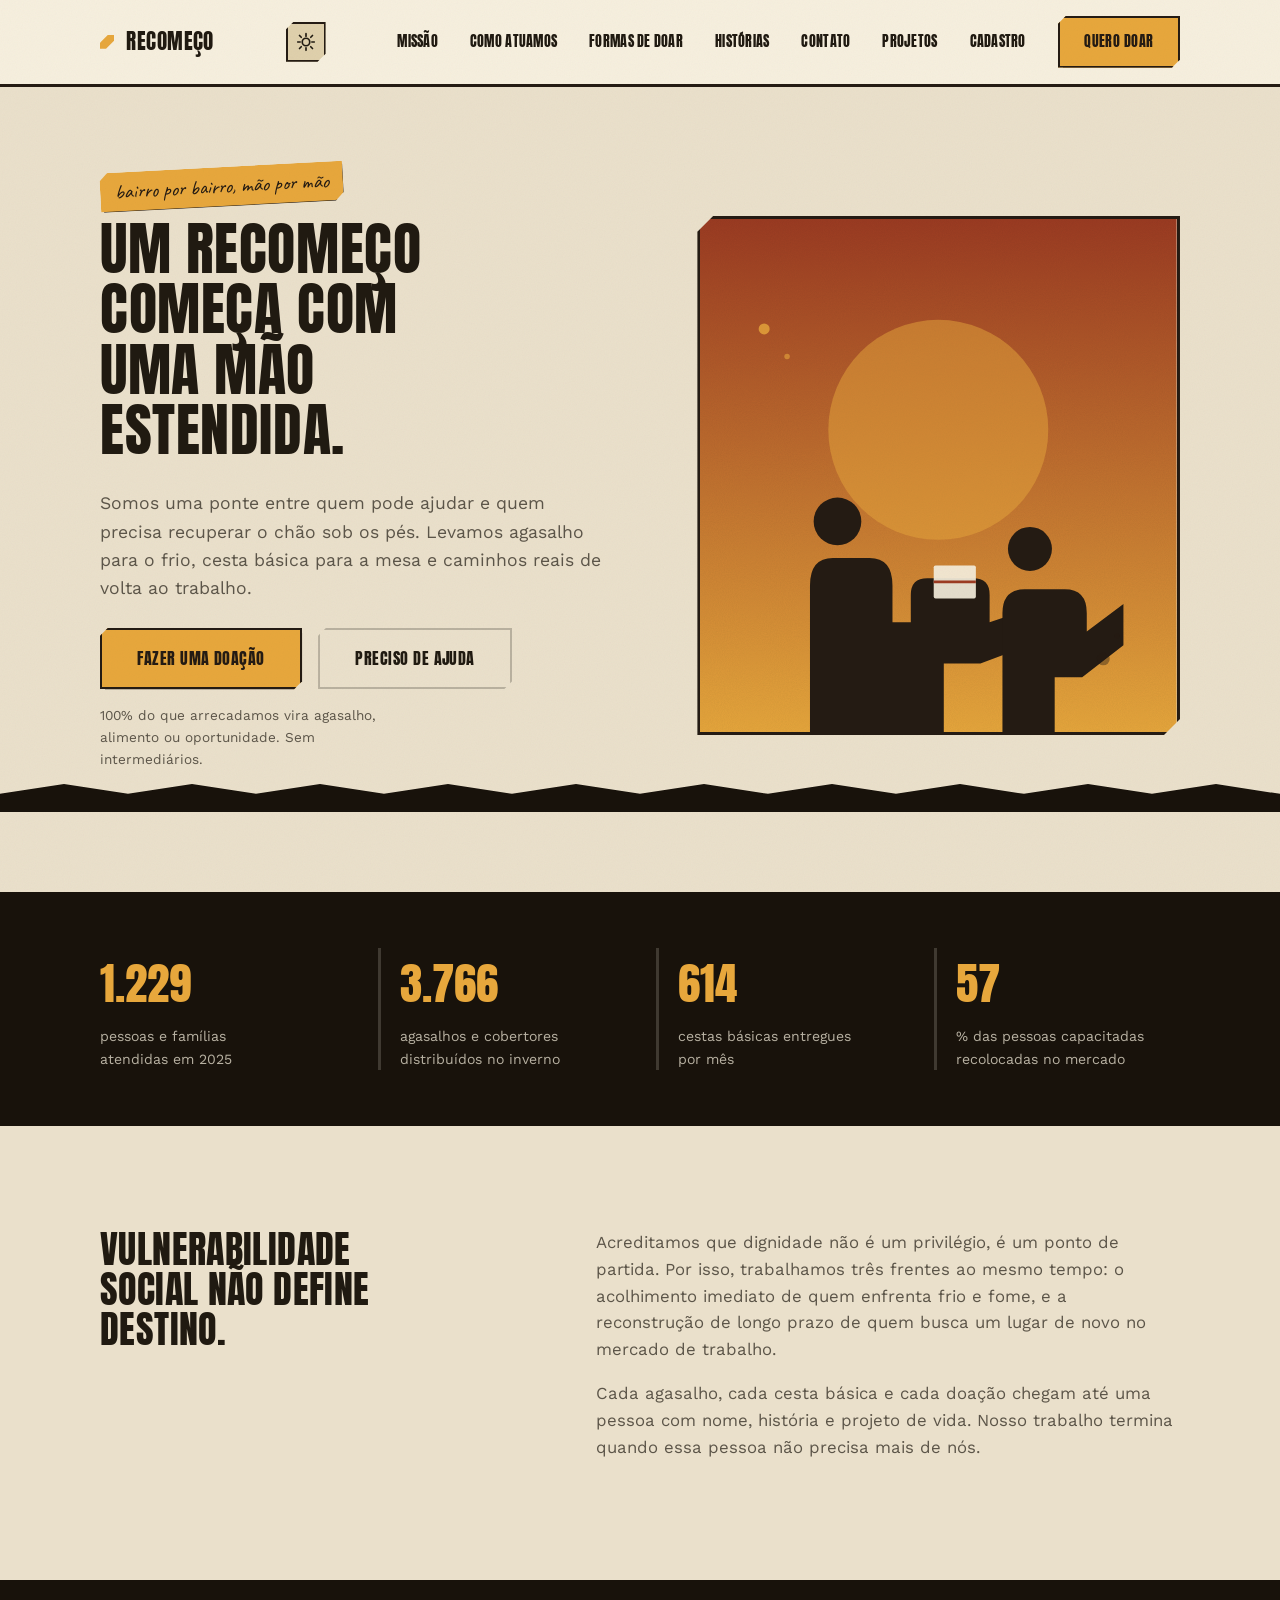
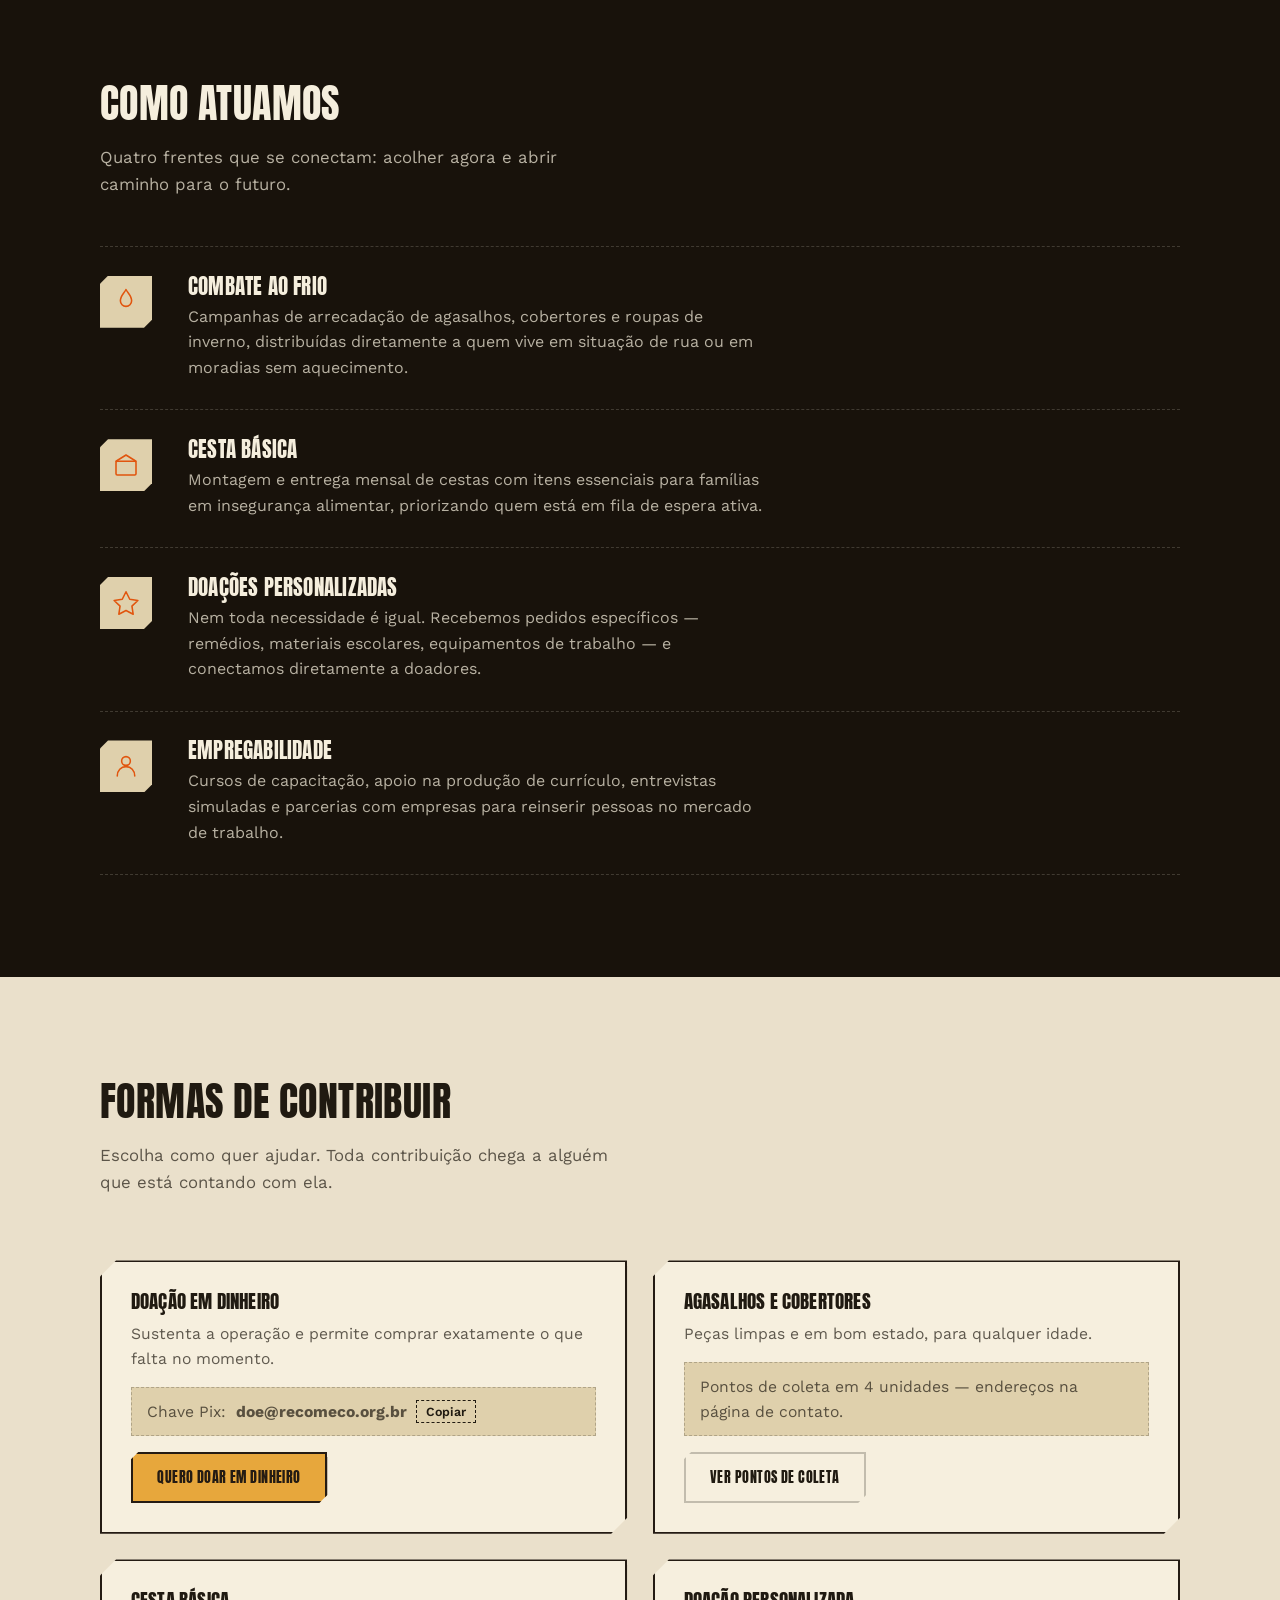
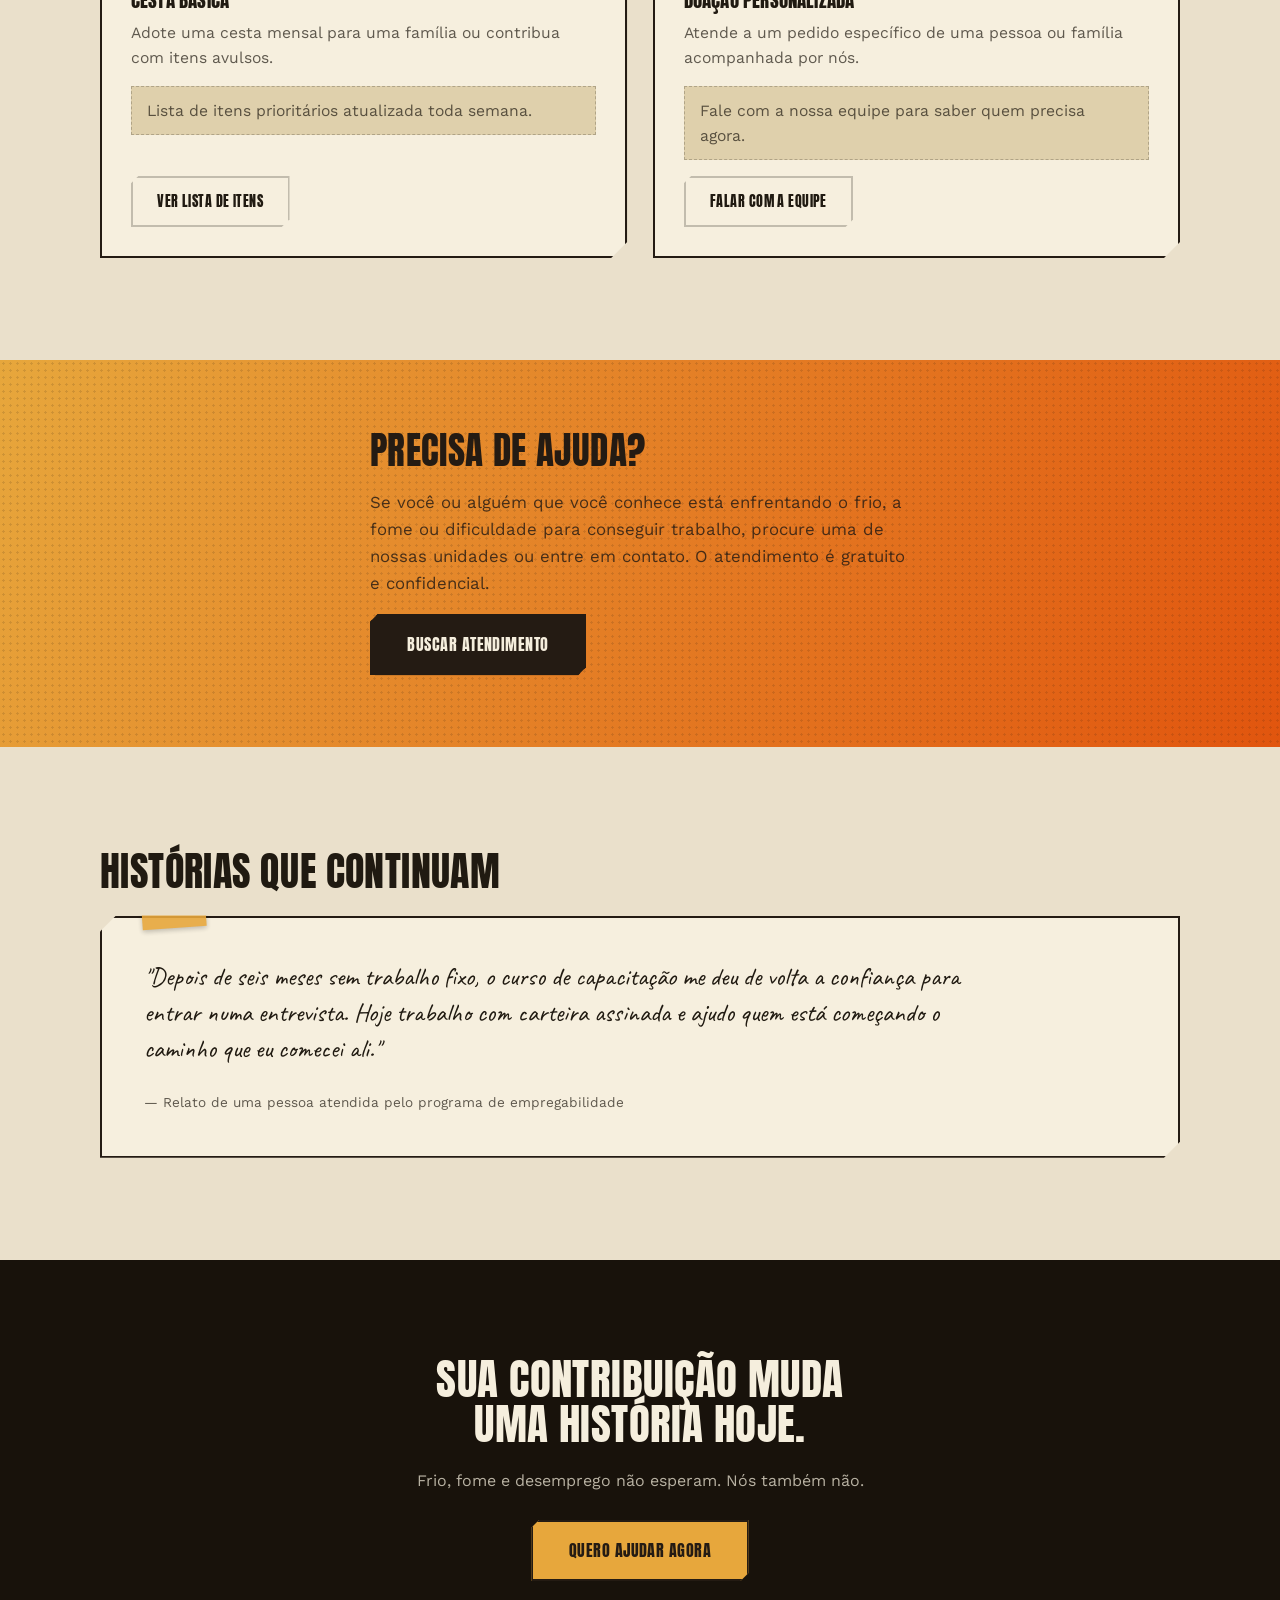
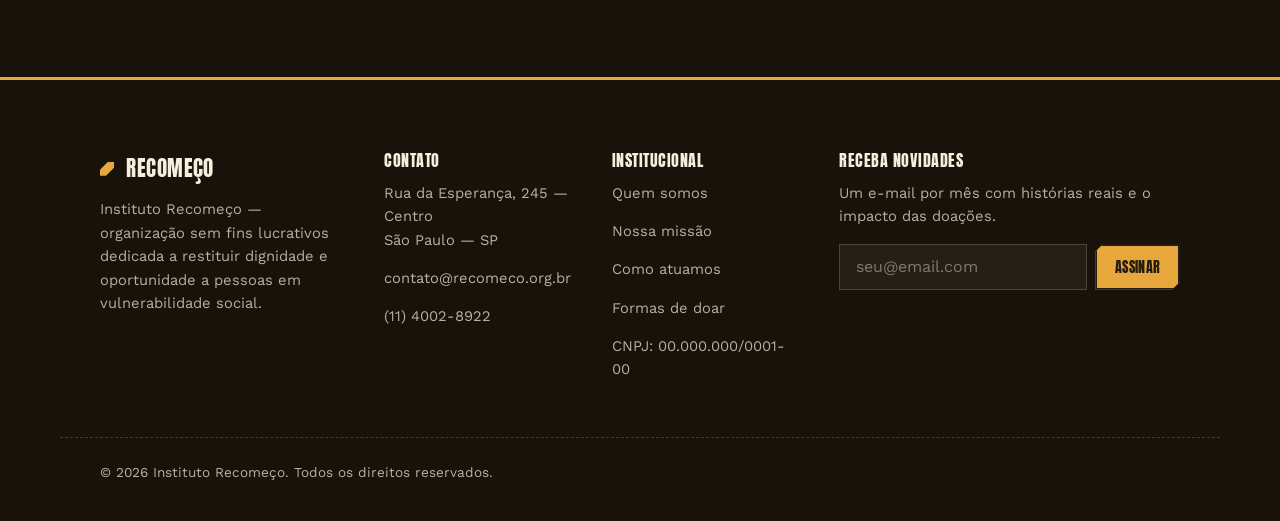
<file: Recomeco/index.html>
<!DOCTYPE html>
<html lang="pt-BR">
<head>
  <meta charset="UTF-8">
  <meta name="viewport" content="width=device-width, initial-scale=1.0">
  <title>Recomeço — Acolhimento, dignidade e novas oportunidades</title>
  <meta name="description" content="O Recomeço combate o frio, garante segurança alimentar e reconstrói caminhos de emprego para pessoas em vulnerabilidade social.">

  <!-- Evita "flash" do tema errado ao carregar a página -->
  <script>
    (function () {
      var salvo = localStorage.getItem('recomeco-tema');
      var tema = salvo || (window.matchMedia('(prefers-color-scheme: dark)').matches ? 'escuro' : 'claro');
      document.documentElement.setAttribute('data-theme', tema);
    })();
  </script>

  <link rel="preconnect" href="https://fonts.googleapis.com">
  <link rel="preconnect" href="https://fonts.gstatic.com" crossorigin>
  <link href="https://fonts.googleapis.com/css2?family=Anton&family=Work+Sans:wght@400;500;600;700&family=Caveat:wght@600;700&display=swap" rel="stylesheet">
  <link rel="stylesheet" href="style.css">
  <script src="script.js" defer></script>
</head>
<body>

  <div class="grain-overlay" aria-hidden="true"></div>
  <div class="scroll-progress" id="scrollProgress" aria-hidden="true"></div>

  <a class="skip-link" href="#conteudo">Pular para o conteúdo</a>

  <header class="site-header" id="topo">
    <div class="wrap header-inner">
      <a class="logo" href="#topo">
        <span class="logo-mark" aria-hidden="true"></span>
        Recomeço
      </a>

      <div class="header-actions">
        <button class="theme-toggle" id="themeToggle" aria-label="Alternar para modo escuro" aria-pressed="false">
          <svg class="icon-sun" viewBox="0 0 24 24" aria-hidden="true">
            <circle cx="12" cy="12" r="4.5"/>
            <path d="M12 2v3M12 19v3M4.2 4.2l2.1 2.1M17.7 17.7l2.1 2.1M2 12h3M19 12h3M4.2 19.8l2.1-2.1M17.7 6.3l2.1-2.1"/>
          </svg>
          <svg class="icon-moon" viewBox="0 0 24 24" aria-hidden="true">
            <path d="M20 14.5A8.5 8.5 0 119.5 4a6.8 6.8 0 1010.5 10.5z"/>
          </svg>
        </button>

        <button class="nav-toggle" id="navToggle" aria-expanded="false" aria-controls="navMenu" aria-label="Abrir menu">
          <span></span><span></span><span></span>
        </button>
      </div>

      <nav class="site-nav" id="navMenu">
        <a href="#missao">Missão</a>
        <a href="#como-ajudamos">Como atuamos</a>
        <a href="#como-doar">Formas de doar</a>
        <a href="#historias">Histórias</a>
        <a href="#contato">Contato</a>
        <a href="projetos.html" target="_blank">Projetos</a>
        <a href="cadastro.html" target="_blank">Cadastro</a>
        <a class="btn btn-primary btn-nav" href="#como-doar">Quero doar</a>
      </nav>
    </div>
  </header>

  <main id="conteudo">

    <!-- HERO -->
    <section class="hero">
      <div class="wrap hero-inner">
        <div class="hero-copy">
          <span class="tag-sticker">bairro por bairro, mão por mão</span>
          <h1>Um recomeço começa com uma mão estendida.</h1>
          <p class="hero-lead">
            Somos uma ponte entre quem pode ajudar e quem precisa recuperar o chão sob os pés.
            Levamos agasalho para o frio, cesta básica para a mesa e caminhos reais de volta ao trabalho.
          </p>
          <div class="hero-actions">
            <a href="#como-doar" class="btn btn-primary btn-lg">Fazer uma doação</a>
            <a href="#preciso-de-ajuda" class="btn btn-ghost btn-lg">Preciso de ajuda</a>
          </div>
          <p class="hero-note">100% do que arrecadamos vira agasalho, alimento ou oportunidade. Sem intermediários.</p>
        </div>

        <div class="hero-visual" aria-hidden="true">
          <svg viewBox="0 0 520 560" class="mural-svg">
            <defs>
              <linearGradient id="skyGrad" x1="0" y1="0" x2="0" y2="1">
                <stop offset="0%" stop-color="var(--rust)"/>
                <stop offset="100%" stop-color="var(--gold)"/>
              </linearGradient>
              <filter id="paperNoise">
                <feTurbulence type="fractalNoise" baseFrequency="0.9" numOctaves="2" result="noise"/>
                <feColorMatrix in="noise" type="matrix" values="0 0 0 0 0  0 0 0 0 0  0 0 0 0 0  0 0 0 0.05 0"/>
              </filter>
            </defs>

            <!-- fundo tipo parede/cartaz -->
            <rect x="0" y="0" width="520" height="560" fill="url(#skyGrad)"/>
            <rect x="0" y="0" width="520" height="560" filter="url(#paperNoise)"/>

            <!-- sol/tijolo de luz atrás das figuras -->
            <circle cx="260" cy="230" r="120" fill="var(--gold)" opacity="0.5"/>

            <!-- silhueta 1: passando uma caixa -->
            <g fill="var(--ink-mural)">
              <path d="M120 560 V400 q0 -30 25 -30 h40 q25 0 25 30 v40 h20 v-30 q0 -18 18 -18 h50 q18 0 18 18 v30
                       l30 -10 v40 l-40 15 h-40 v90 z"/>
              <circle cx="150" cy="330" r="26"/>
            </g>

            <!-- silhueta 2: recebendo -->
            <g fill="var(--ink-mural)">
              <path d="M330 560 V430 q0 -26 24 -26 h44 q24 0 24 26 v20 l40 -30 v45 l-45 35 h-30 v90 z"/>
              <circle cx="360" cy="360" r="24"/>
            </g>

            <!-- caixa/agasalho passando de mão em mão -->
            <rect x="255" y="378" width="46" height="36" rx="2" fill="var(--cream-mural)" opacity="0.92"/>
            <line x1="255" y1="396" x2="301" y2="396" stroke="var(--rust)" stroke-width="3"/>

            <!-- respingos de tinta -->
            <circle cx="70" cy="120" r="6" fill="var(--gold)" opacity="0.8"/>
            <circle cx="95" cy="150" r="3" fill="var(--gold)" opacity="0.6"/>
            <circle cx="440" cy="480" r="7" fill="var(--ink-mural)" opacity="0.4"/>
            <circle cx="455" cy="455" r="3" fill="var(--ink-mural)" opacity="0.4"/>
          </svg>
        </div>
      </div>

      <div class="torn-edge" aria-hidden="true"></div>
    </section>

    <!-- STATS -->
    <section class="stats" aria-label="Nosso impacto em números">
      <div class="wrap stats-grid">
        <div class="stat">
          <span class="stat-number" data-count="1240">0</span>
          <span class="stat-label">pessoas e famílias atendidas em 2025</span>
        </div>
        <div class="stat">
          <span class="stat-number" data-count="3800">0</span>
          <span class="stat-label">agasalhos e cobertores distribuídos no inverno</span>
        </div>
        <div class="stat">
          <span class="stat-number" data-count="620">0</span>
          <span class="stat-label">cestas básicas entregues por mês</span>
        </div>
        <div class="stat">
          <span class="stat-number" data-count="58">0</span>
          <span class="stat-label">% das pessoas capacitadas recolocadas no mercado</span>
        </div>
      </div>
    </section>

    <!-- MISSÃO -->
    <section class="missao" id="missao">
      <div class="wrap missao-grid">
        <h2>Vulnerabilidade social não define destino.</h2>
        <div class="missao-text">
          <p>
            Acreditamos que dignidade não é um privilégio, é um ponto de partida. Por isso, trabalhamos
            três frentes ao mesmo tempo: o acolhimento imediato de quem enfrenta frio e fome, e a reconstrução
            de longo prazo de quem busca um lugar de novo no mercado de trabalho.
          </p>
          <p>
            Cada agasalho, cada cesta básica e cada doação chegam até uma pessoa com nome, história e projeto
            de vida. Nosso trabalho termina quando essa pessoa não precisa mais de nós.
          </p>
        </div>
      </div>
    </section>

    <!-- COMO ATUAMOS -->
    <section class="pilares" id="como-ajudamos">
      <div class="wrap">
        <h2>Como atuamos</h2>
        <p class="section-lead">Quatro frentes que se conectam: acolher agora e abrir caminho para o futuro.</p>

        <ul class="pilares-list">
          <li class="pilar">
            <div class="pilar-icon" aria-hidden="true">
              <svg viewBox="0 0 48 48"><path d="M24 4c-3 6-9 10-9 18a9 9 0 0018 0c0-8-6-12-9-18z"/></svg>
            </div>
            <div class="pilar-text">
              <h3>Combate ao frio</h3>
              <p>Campanhas de arrecadação de agasalhos, cobertores e roupas de inverno, distribuídas diretamente a quem vive em situação de rua ou em moradias sem aquecimento.</p>
            </div>
          </li>

          <li class="pilar">
            <div class="pilar-icon" aria-hidden="true">
              <svg viewBox="0 0 48 48"><rect x="8" y="18" width="32" height="22" rx="2"/><path d="M8 18l16-10 16 10"/></svg>
            </div>
            <div class="pilar-text">
              <h3>Cesta básica</h3>
              <p>Montagem e entrega mensal de cestas com itens essenciais para famílias em insegurança alimentar, priorizando quem está em fila de espera ativa.</p>
            </div>
          </li>

          <li class="pilar">
            <div class="pilar-icon" aria-hidden="true">
              <svg viewBox="0 0 48 48"><path d="M24 6l6 12 13 2-9.5 9 2 13L24 36l-11.5 6 2-13L5 20l13-2z"/></svg>
            </div>
            <div class="pilar-text">
              <h3>Doações personalizadas</h3>
              <p>Nem toda necessidade é igual. Recebemos pedidos específicos — remédios, materiais escolares, equipamentos de trabalho — e conectamos diretamente a doadores.</p>
            </div>
          </li>

          <li class="pilar">
            <div class="pilar-icon" aria-hidden="true">
              <svg viewBox="0 0 48 48"><circle cx="24" cy="16" r="7"/><path d="M10 40c0-9 6-15 14-15s14 6 14 15"/></svg>
            </div>
            <div class="pilar-text">
              <h3>Empregabilidade</h3>
              <p>Cursos de capacitação, apoio na produção de currículo, entrevistas simuladas e parcerias com empresas para reinserir pessoas no mercado de trabalho.</p>
            </div>
          </li>
        </ul>
      </div>
    </section>

    <!-- COMO DOAR -->
    <section class="como-doar" id="como-doar">
      <div class="wrap doar-grid">
        <div class="doar-intro">
          <h2>Formas de contribuir</h2>
          <p class="section-lead">Escolha como quer ajudar. Toda contribuição chega a alguém que está contando com ela.</p>
        </div>

        <div class="doar-opcoes">
          <article class="doar-card">
            <h3>Doação em dinheiro</h3>
            <p>Sustenta a operação e permite comprar exatamente o que falta no momento.</p>
            <p class="doar-detalhe">
              Chave Pix: <strong id="pixKey">doe@recomeco.org.br</strong>
              <button class="copy-btn" type="button" data-copy-target="pixKey">Copiar</button>
            </p>
            <a class="btn btn-primary" href="#contato">Quero doar em dinheiro</a>
          </article>

          <article class="doar-card">
            <h3>Agasalhos e cobertores</h3>
            <p>Peças limpas e em bom estado, para qualquer idade.</p>
            <p class="doar-detalhe">Pontos de coleta em 4 unidades — endereços na página de contato.</p>
            <a class="btn btn-ghost" href="#contato">Ver pontos de coleta</a>
          </article>

          <article class="doar-card">
            <h3>Cesta básica</h3>
            <p>Adote uma cesta mensal para uma família ou contribua com itens avulsos.</p>
            <p class="doar-detalhe">Lista de itens prioritários atualizada toda semana.</p>
            <a class="btn btn-ghost" href="#contato">Ver lista de itens</a>
          </article>

          <article class="doar-card">
            <h3>Doação personalizada</h3>
            <p>Atende a um pedido específico de uma pessoa ou família acompanhada por nós.</p>
            <p class="doar-detalhe">Fale com a nossa equipe para saber quem precisa agora.</p>
            <a class="btn btn-ghost" href="#contato">Falar com a equipe</a>
          </article>
        </div>
      </div>
    </section>

    <!-- PRECISO DE AJUDA -->
    <section class="ajuda" id="preciso-de-ajuda">
      <div class="wrap ajuda-inner">
        <h2>Precisa de ajuda?</h2>
        <p>
          Se você ou alguém que você conhece está enfrentando o frio, a fome ou dificuldade para conseguir
          trabalho, procure uma de nossas unidades ou entre em contato. O atendimento é gratuito e confidencial.
        </p>
        <a class="btn btn-primary btn-lg" href="#contato">Buscar atendimento</a>
      </div>
    </section>

    <!-- HISTÓRIAS -->
    <section class="historias" id="historias">
      <div class="wrap">
        <h2>Histórias que continuam</h2>
        <blockquote class="depoimento">
          <p>"Depois de seis meses sem trabalho fixo, o curso de capacitação me deu de volta a confiança para
          entrar numa entrevista. Hoje trabalho com carteira assinada e ajudo quem está começando o caminho
          que eu comecei ali."</p>
          <footer>— Relato de uma pessoa atendida pelo programa de empregabilidade</footer>
        </blockquote>
      </div>
    </section>

    <!-- CTA FINAL -->
    <section class="cta-final">
      <div class="wrap cta-final-inner">
        <h2>Sua contribuição muda uma história hoje.</h2>
        <p>Frio, fome e desemprego não esperam. Nós também não.</p>
        <a class="btn btn-primary btn-lg" href="#como-doar">Quero ajudar agora</a>
      </div>
    </section>

  </main>

  <footer class="site-footer" id="contato">
    <div class="wrap footer-grid">
      <div class="footer-col footer-brand">
        <a class="logo" href="#topo">
          <span class="logo-mark" aria-hidden="true"></span>
          Recomeço
        </a>
        <p>Instituto Recomeço — organização sem fins lucrativos dedicada a restituir dignidade e oportunidade a pessoas em vulnerabilidade social.</p>
      </div>

      <div class="footer-col">
        <h4>Contato</h4>
        <p>Rua da Esperança, 245 — Centro<br>São Paulo — SP</p>
        <p><a href="mailto:contato@recomeco.org.br">contato@recomeco.org.br</a></p>
        <p><a href="tel:+551140028922">(11) 4002-8922</a></p>
      </div>

      <div class="footer-col">
        <h4>Institucional</h4>
        <p><a href="quem-somos.html">Quem somos</a></p>
        <p><a href="#missao">Nossa missão</a></p>
        <p><a href="#como-ajudamos">Como atuamos</a></p>
        <p><a href="#como-doar">Formas de doar</a></p>
        <p>CNPJ: 00.000.000/0001-00</p>
      </div>

      <div class="footer-col">
        <h4>Receba novidades</h4>
        <p>Um e-mail por mês com histórias reais e o impacto das doações.</p>
        <form class="newsletter-form" action="#" method="post">
          <label class="visually-hidden" for="newsletter-email">Seu e-mail</label>
          <input type="email" id="newsletter-email" name="email" placeholder="seu@email.com" required>
          <button type="submit" class="btn btn-primary">Assinar</button>
        </form>
      </div>
    </div>

    <div class="wrap footer-bottom">
      <p>© <span id="anoAtual"></span> Instituto Recomeço. Todos os direitos reservados.</p>
    </div>
  </footer>

  <button class="back-to-top" id="backToTop" aria-label="Voltar ao topo" type="button">↑</button>

</body>
</html>
</file>
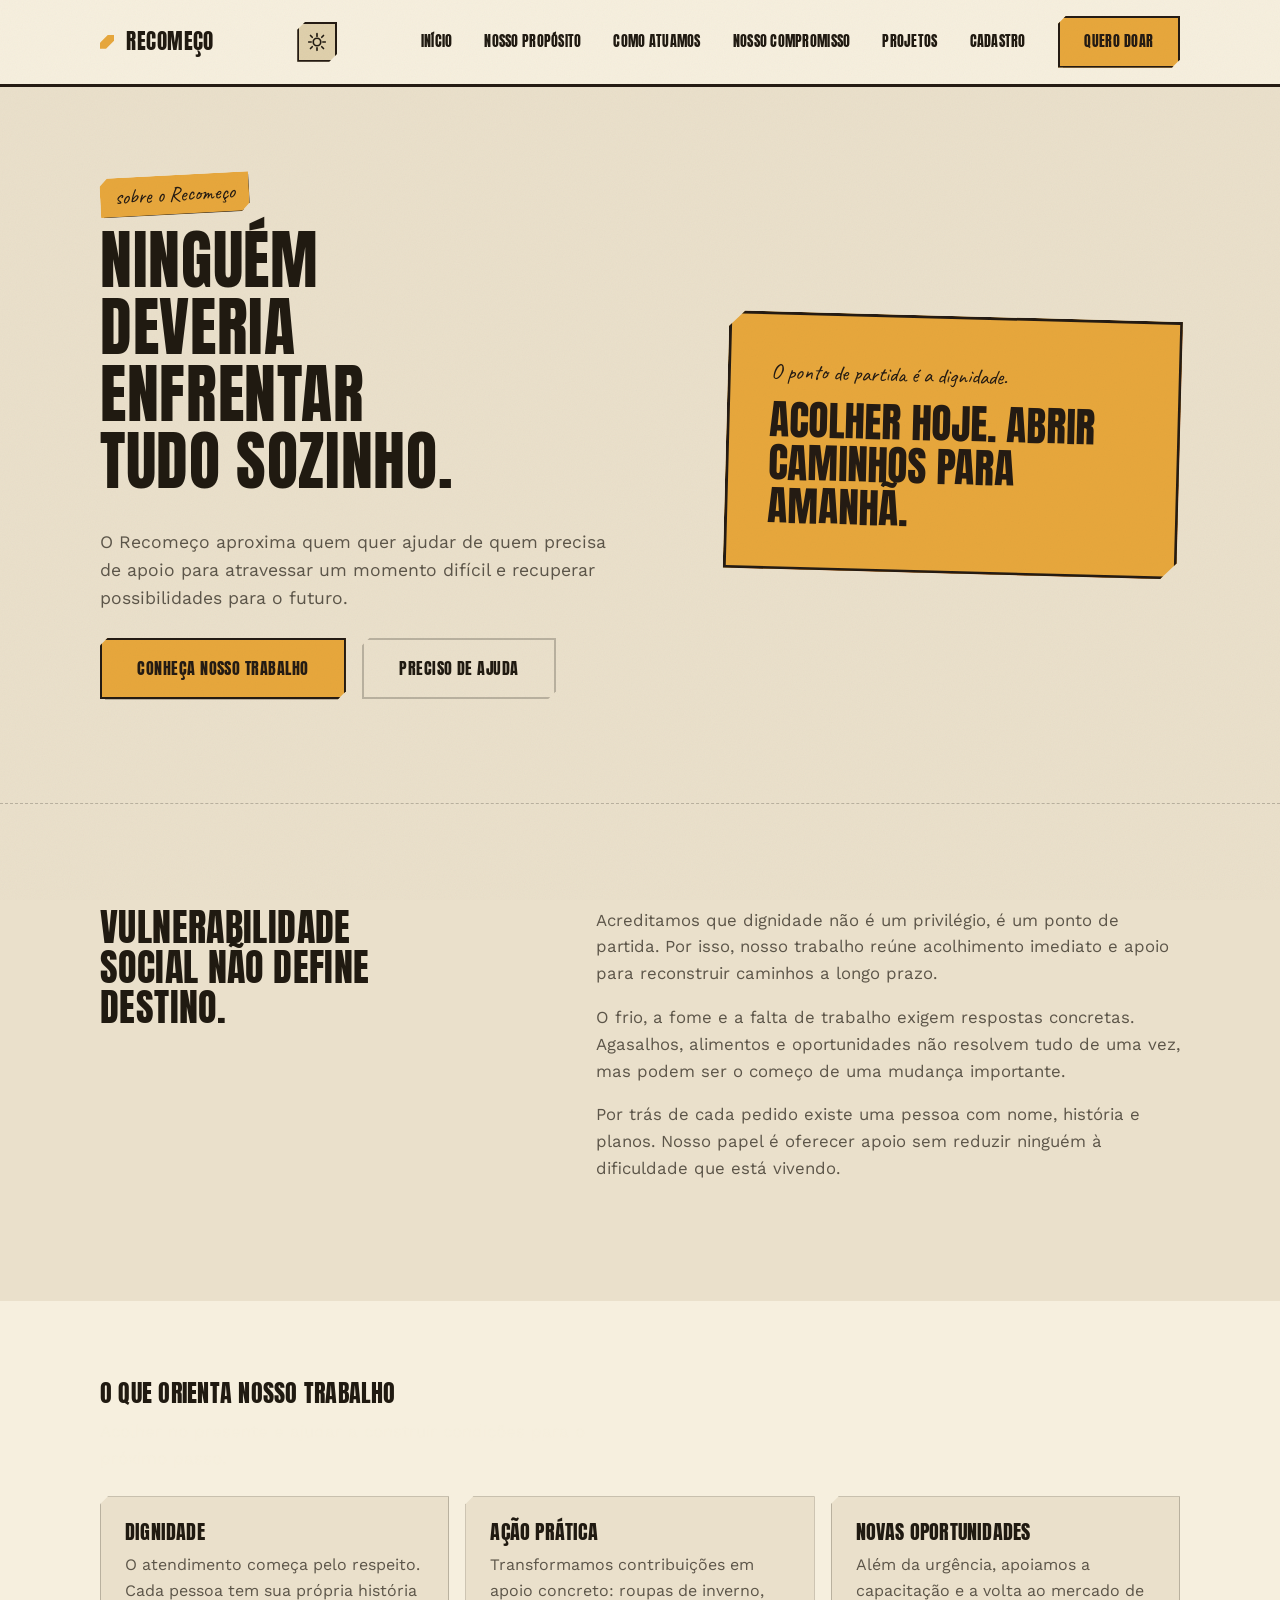
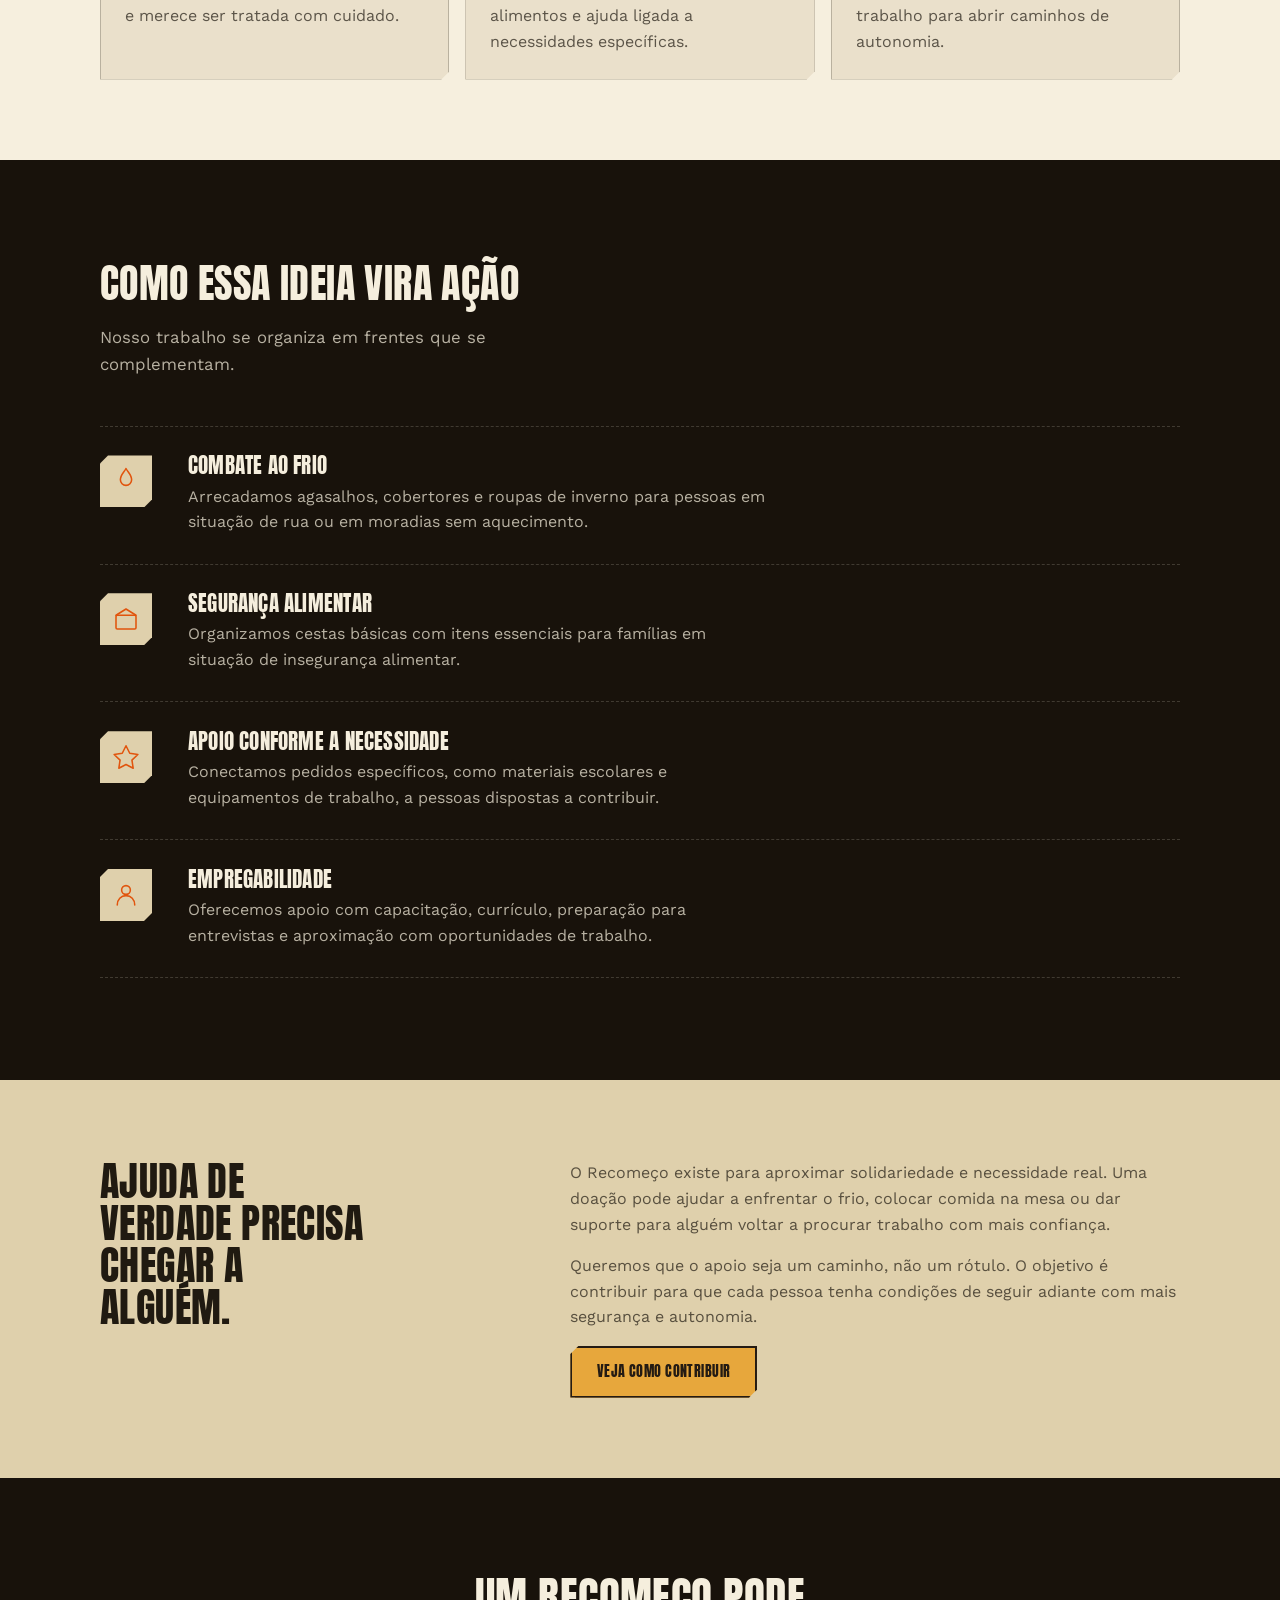
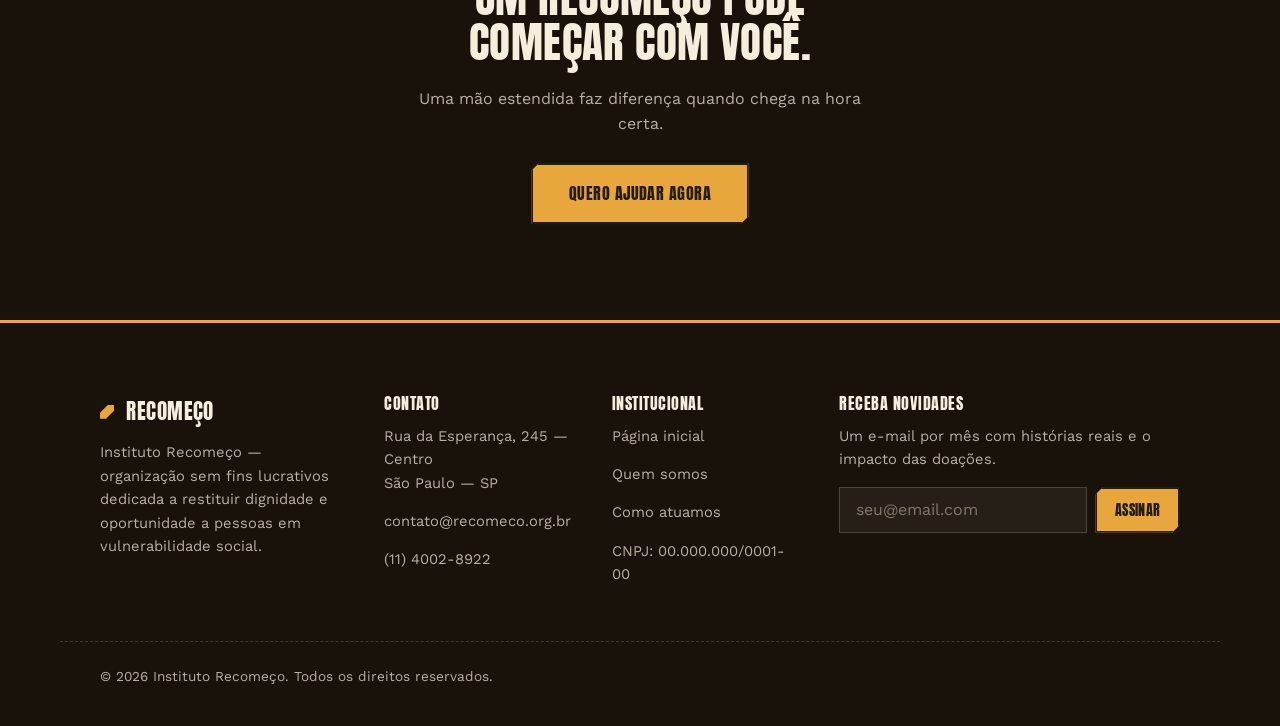
<file: Recomeco/quem-somos.html>
<!DOCTYPE html>
<html lang="pt-BR" data-theme="claro">
<head>
  <meta charset="UTF-8">
  <meta name="viewport" content="width=device-width, initial-scale=1.0">
  <title>Quem somos — Recomeço</title>
  <meta name="description" content="Conheça o propósito e as frentes de atuação do Recomeço: acolhimento, segurança alimentar e oportunidades de trabalho.">
  <script>
    (function () {
      var salvo = localStorage.getItem('recomeco-tema');
      var tema = salvo || (window.matchMedia('(prefers-color-scheme: dark)').matches ? 'escuro' : 'claro');
      document.documentElement.setAttribute('data-theme', tema);
    })();
  </script>
  <link rel="preconnect" href="https://fonts.googleapis.com">
  <link rel="preconnect" href="https://fonts.gstatic.com" crossorigin>
  <link href="https://fonts.googleapis.com/css2?family=Anton&family=Work+Sans:wght@400;500;600;700&family=Caveat:wght@600;700&display=swap" rel="stylesheet">
  <link rel="stylesheet" href="style.css">
  <script src="script.js" defer></script>
</head>
<body>
  <div class="grain-overlay" aria-hidden="true"></div>
  <div class="scroll-progress" id="scrollProgress" aria-hidden="true"></div>
  <a class="skip-link" href="#conteudo">Pular para o conteúdo</a>

  <header class="site-header" id="topo">
    <div class="wrap header-inner">
      <a class="logo" href="index.html" aria-label="Recomeço — página inicial">
        <span class="logo-mark" aria-hidden="true"></span>Recomeço
      </a>
      <div class="header-actions">
        <button class="theme-toggle" id="themeToggle" aria-label="Alternar para modo escuro" aria-pressed="false" type="button">
          <svg class="icon-sun" viewBox="0 0 24 24" aria-hidden="true"><circle cx="12" cy="12" r="4.5"/><path d="M12 2v3M12 19v3M4.2 4.2l2.1 2.1M17.7 17.7l2.1 2.1M2 12h3M19 12h3M4.2 19.8l2.1-2.1M17.7 6.3l2.1-2.1"/></svg>
          <svg class="icon-moon" viewBox="0 0 24 24" aria-hidden="true"><path d="M20 14.5A8.5 8.5 0 119.5 4a6.8 6.8 0 1010.5 10.5z"/></svg>
        </button>
        <button class="nav-toggle" id="navToggle" aria-expanded="false" aria-controls="navMenu" aria-label="Abrir menu" type="button"><span></span><span></span><span></span></button>
      </div>
      <nav class="site-nav" id="navMenu" aria-label="Navegação principal">
        <a href="index.html" target="_blank">Início</a>
        <a href="#proposito">Nosso propósito</a>
        <a href="#atuacao">Como atuamos</a>
        <a href="#compromisso">Nosso compromisso</a>
        <a href="projetos.html" target="_blank">Projetos</a>
        <a href="cadastro.html" target="_blank">Cadastro</a>
        <a class="btn btn-primary btn-nav" href="index.html#como-doar" target="_blank">Quero doar</a>
      </nav>
    </div>
  </header>

  <main id="conteudo">
    <section class="sobre-hero">
      <div class="wrap sobre-hero-inner">
        <div>
          <span class="tag-sticker">sobre o Recomeço</span>
          <h1>Ninguém deveria enfrentar tudo sozinho.</h1>
          <p class="hero-lead">O Recomeço aproxima quem quer ajudar de quem precisa de apoio para atravessar um momento difícil e recuperar possibilidades para o futuro.</p>
          <div class="hero-actions">
            <a href="index.html#como-ajudamos" class="btn btn-primary btn-lg">Conheça nosso trabalho</a>
            <a href="index.html#preciso-de-ajuda" class="btn btn-ghost btn-lg">Preciso de ajuda</a>
          </div>
        </div>
        <aside class="sobre-cartaz" aria-label="Nosso princípio">
          <span>O ponto de partida é a dignidade.</span>
          <strong>Acolher hoje. Abrir caminhos para amanhã.</strong>
        </aside>
      </div>
    </section>

    <section class="missao" id="proposito">
      <div class="wrap missao-grid">
        <h2>Vulnerabilidade social não define destino.</h2>
        <div class="missao-text">
          <p>Acreditamos que dignidade não é um privilégio, é um ponto de partida. Por isso, nosso trabalho reúne acolhimento imediato e apoio para reconstruir caminhos a longo prazo.</p>
          <p>O frio, a fome e a falta de trabalho exigem respostas concretas. Agasalhos, alimentos e oportunidades não resolvem tudo de uma vez, mas podem ser o começo de uma mudança importante.</p>
          <p>Por trás de cada pedido existe uma pessoa com nome, história e planos. Nosso papel é oferecer apoio sem reduzir ninguém à dificuldade que está vivendo.</p>
        </div>
      </div>
    </section>

    <section class="sobre-valores" id="atuacao">
      <div class="wrap">
        <h2>O que orienta nosso trabalho</h2>
        <p class="section-lead">Acolher no presente e ajudar a construir condições para o próximo passo.</p>
        <div class="sobre-valores-grid">
          <article class="sobre-valor">
            <h3>Dignidade</h3>
            <p>O atendimento começa pelo respeito. Cada pessoa tem sua própria história e merece ser tratada com cuidado.</p>
          </article>
          <article class="sobre-valor">
            <h3>Ação prática</h3>
            <p>Transformamos contribuições em apoio concreto: roupas de inverno, alimentos e ajuda ligada a necessidades específicas.</p>
          </article>
          <article class="sobre-valor">
            <h3>Novas oportunidades</h3>
            <p>Além da urgência, apoiamos a capacitação e a volta ao mercado de trabalho para abrir caminhos de autonomia.</p>
          </article>
        </div>
      </div>
    </section>

    <section class="pilares">
      <div class="wrap">
        <h2>Como essa ideia vira ação</h2>
        <p class="section-lead">Nosso trabalho se organiza em frentes que se complementam.</p>
        <ul class="pilares-list">
          <li class="pilar">
            <div class="pilar-icon" aria-hidden="true"><svg viewBox="0 0 48 48"><path d="M24 4c-3 6-9 10-9 18a9 9 0 0018 0c0-8-6-12-9-18z"/></svg></div>
            <div class="pilar-text"><h3>Combate ao frio</h3><p>Arrecadamos agasalhos, cobertores e roupas de inverno para pessoas em situação de rua ou em moradias sem aquecimento.</p></div>
          </li>
          <li class="pilar">
            <div class="pilar-icon" aria-hidden="true"><svg viewBox="0 0 48 48"><rect x="8" y="18" width="32" height="22" rx="2"/><path d="M8 18l16-10 16 10"/></svg></div>
            <div class="pilar-text"><h3>Segurança alimentar</h3><p>Organizamos cestas básicas com itens essenciais para famílias em situação de insegurança alimentar.</p></div>
          </li>
          <li class="pilar">
            <div class="pilar-icon" aria-hidden="true"><svg viewBox="0 0 48 48"><path d="M24 6l6 12 13 2-9.5 9 2 13L24 36l-11.5 6 2-13L5 20l13-2z"/></svg></div>
            <div class="pilar-text"><h3>Apoio conforme a necessidade</h3><p>Conectamos pedidos específicos, como materiais escolares e equipamentos de trabalho, a pessoas dispostas a contribuir.</p></div>
          </li>
          <li class="pilar">
            <div class="pilar-icon" aria-hidden="true"><svg viewBox="0 0 48 48"><circle cx="24" cy="16" r="7"/><path d="M10 40c0-9 6-15 14-15s14 6 14 15"/></svg></div>
            <div class="pilar-text"><h3>Empregabilidade</h3><p>Oferecemos apoio com capacitação, currículo, preparação para entrevistas e aproximação com oportunidades de trabalho.</p></div>
          </li>
        </ul>
      </div>
    </section>

    <section class="sobre-compromisso" id="compromisso">
      <div class="wrap sobre-compromisso-grid">
        <h2>Ajuda de verdade precisa chegar a alguém.</h2>
        <div>
          <p>O Recomeço existe para aproximar solidariedade e necessidade real. Uma doação pode ajudar a enfrentar o frio, colocar comida na mesa ou dar suporte para alguém voltar a procurar trabalho com mais confiança.</p>
          <p>Queremos que o apoio seja um caminho, não um rótulo. O objetivo é contribuir para que cada pessoa tenha condições de seguir adiante com mais segurança e autonomia.</p>
          <a class="btn btn-primary" href="index.html#como-doar">Veja como contribuir</a>
        </div>
      </div>
    </section>

    <section class="cta-final">
      <div class="wrap cta-final-inner">
        <h2>Um recomeço pode começar com você.</h2>
        <p>Uma mão estendida faz diferença quando chega na hora certa.</p>
        <a class="btn btn-primary btn-lg" href="index.html#como-doar">Quero ajudar agora</a>
      </div>
    </section>
  </main>

  <footer class="site-footer" id="contato">
    <div class="wrap footer-grid">
      <div class="footer-col footer-brand">
        <a class="logo" href="index.html"><span class="logo-mark" aria-hidden="true"></span>Recomeço</a>
        <p>Instituto Recomeço — organização sem fins lucrativos dedicada a restituir dignidade e oportunidade a pessoas em vulnerabilidade social.</p>
      </div>
      <div class="footer-col">
        <h4>Contato</h4>
        <p>Rua da Esperança, 245 — Centro<br>São Paulo — SP</p>
        <p><a href="mailto:contato@recomeco.org.br">contato@recomeco.org.br</a></p>
        <p><a href="tel:+551140028922">(11) 4002-8922</a></p>
      </div>
      <div class="footer-col">
        <h4>Institucional</h4>
        <p><a href="index.html">Página inicial</a></p>
        <p><a href="quem-somos.html">Quem somos</a></p>
        <p><a href="index.html#como-ajudamos" target="_blank">Como atuamos</a></p>
        <p>CNPJ: 00.000.000/0001-00</p>
      </div>
      <div class="footer-col">
        <h4>Receba novidades</h4>
        <p>Um e-mail por mês com histórias reais e o impacto das doações.</p>
        <form class="newsletter-form" action="#" method="post">
          <label class="visually-hidden" for="newsletter-email">Seu e-mail</label>
          <input type="email" id="newsletter-email" name="email" placeholder="seu@email.com" required>
          <button type="submit" class="btn btn-primary">Assinar</button>
        </form>
      </div>
    </div>
    <div class="wrap footer-bottom"><p>© <span id="anoAtual"></span> Instituto Recomeço. Todos os direitos reservados.</p></div>
  </footer>
  <button class="back-to-top" id="backToTop" aria-label="Voltar ao topo" type="button">↑</button>
</body>
</html>
</file>
<file: Recomeco/style.css>
/* ==========================================================================
   RECOMEÇO — Design tokens
   Conceito: cartaz colado na rua — papel kraft, tinta spray, corte de estêncil.
   Claro = papel à luz do dia. Escuro = a mesma parede à noite, sob o poste.
   ========================================================================== */

:root {
  /* Cor de marca (fixa nos dois temas — é a "esperança" que não muda) */
  --gold: #E7A73C;
  --orange: #E1550E;
  --rust: #9C3B22;
  --green: #6E8B52;

  /* Cores fixas usadas só dentro da ilustração do herói */
  --ink-mural: #241B13;
  --cream-mural: #F5EEDD;

  /* Tipografia */
  --font-display: 'Anton', 'Arial Narrow', sans-serif;
  --font-body: 'Work Sans', 'Segoe UI', sans-serif;
  --font-tag: 'Caveat', cursive;

  /* Layout */
  --wrap: 1160px;
  --cut: polygon(16px 0, 100% 0, 100% calc(100% - 16px), calc(100% - 16px) 100%, 0 100%, 0 16px);
  --cut-sm: polygon(8px 0, 100% 0, 100% calc(100% - 8px), calc(100% - 8px) 100%, 0 100%, 0 8px);
}

/* Tema claro — papel kraft à luz do dia */
:root,
[data-theme="claro"] {
  --bg: #EAE0CB;
  --surface: #F6EFDE;
  --surface-alt: #DFD0AC;
  --ink: #201A11;
  --ink-soft: rgba(32, 26, 17, 0.7);
  --border: rgba(32, 26, 17, 0.24);

  --dark-band: #18120B;
  --dark-band-text: #F5EEDD;
  --dark-band-text-soft: rgba(245, 238, 221, 0.72);
  --dark-band-border: rgba(245, 238, 221, 0.18);
}

/* Tema escuro — a mesma parede, à noite */
[data-theme="escuro"] {
  --bg: #14100A;
  --surface: #1E170F;
  --surface-alt: #271D12;
  --ink: #F1E7D3;
  --ink-soft: rgba(241, 231, 211, 0.72);
  --border: rgba(241, 231, 211, 0.22);

  --dark-band: #0B0805;
  --dark-band-text: #F1E7D3;
  --dark-band-text-soft: rgba(241, 231, 211, 0.7);
  --dark-band-border: rgba(241, 231, 211, 0.16);
}

/* ==========================================================================
   Reset
   ========================================================================== */

*, *::before, *::after { box-sizing: border-box; }

html { scroll-behavior: smooth; }

@media (prefers-reduced-motion: reduce) {
  html { scroll-behavior: auto; }
  *, *::before, *::after {
    animation-duration: 0.001ms !important;
    animation-iteration-count: 1 !important;
    transition-duration: 0.001ms !important;
  }
}

body {
  margin: 0;
  font-family: var(--font-body);
  color: var(--ink);
  background: var(--bg);
  line-height: 1.6;
  -webkit-font-smoothing: antialiased;
  transition: background 0.3s ease, color 0.3s ease;
}

h1, h2, h3, h4 {
  font-family: var(--font-display);
  font-weight: 400;
  text-transform: uppercase;
  line-height: 1.05;
  letter-spacing: 0.01em;
  margin: 0 0 0.5em;
}

p { margin: 0 0 1em; max-width: 62ch; }

a { color: inherit; text-decoration: none; }

img, svg { display: block; max-width: 100%; }

ul { list-style: none; margin: 0; padding: 0; }

button { font-family: inherit; cursor: pointer; }

input {
  font-family: inherit;
  font-size: 1rem;
}

.visually-hidden {
  position: absolute;
  width: 1px; height: 1px;
  overflow: hidden;
  clip: rect(0 0 0 0);
  white-space: nowrap;
}

.skip-link {
  position: absolute;
  left: -999px;
  top: 0;
  background: var(--gold);
  color: var(--ink-mural);
  padding: 0.75em 1.2em;
  z-index: 10001;
}
.skip-link:focus { left: 0; }

:focus-visible {
  outline: 3px solid var(--orange);
  outline-offset: 3px;
}

.wrap {
  max-width: var(--wrap);
  margin-inline: auto;
  padding-inline: clamp(1.25rem, 4vw, 2.5rem);
}

/* ==========================================================================
   Textura de grão de papel (fixa sobre toda a página)
   ========================================================================== */

.grain-overlay {
  position: fixed;
  inset: 0;
  z-index: 9998;
  pointer-events: none;
  opacity: 0.05;
  mix-blend-mode: multiply;
  background-image: url("data:image/svg+xml,%3Csvg xmlns='http://www.w3.org/2000/svg'%3E%3Cfilter id='n'%3E%3CfeTurbulence type='fractalNoise' baseFrequency='0.85' numOctaves='2' stitchTiles='stitch'/%3E%3C/filter%3E%3Crect width='100%25' height='100%25' filter='url(%23n)'/%3E%3C/svg%3E");
}

[data-theme="escuro"] .grain-overlay {
  mix-blend-mode: overlay;
  opacity: 0.08;
}

/* Barra de progresso de leitura */
.scroll-progress {
  position: fixed;
  top: 0; left: 0;
  height: 4px;
  width: 0%;
  background: linear-gradient(90deg, var(--rust), var(--orange), var(--gold));
  z-index: 10000;
}

/* ==========================================================================
   Botões
   ========================================================================== */

.btn {
  display: inline-flex;
  align-items: center;
  gap: 0.5em;
  padding: 0.85em 1.7em;
  font-family: var(--font-display);
  font-weight: 400;
  text-transform: uppercase;
  letter-spacing: 0.03em;
  font-size: 0.9rem;
  border: 2px solid var(--ink-mural);
  clip-path: var(--cut-sm);
  transition: transform 0.15s ease, box-shadow 0.15s ease;
}

.btn-primary {
  background: var(--gold);
  color: var(--ink-mural);
  box-shadow: 5px 5px 0 var(--ink-mural);
}
.btn-primary:hover {
  transform: translate(-3px, -3px);
  box-shadow: 8px 8px 0 var(--ink-mural);
}
.btn-primary:active {
  transform: translate(0, 0);
  box-shadow: 2px 2px 0 var(--ink-mural);
}

.btn-ghost {
  background: transparent;
  border-color: var(--border);
  color: var(--ink);
}
.btn-ghost:hover {
  border-color: var(--orange);
  color: var(--orange);
  transform: translate(-2px, -2px);
}

.btn-lg { padding: 1em 2.2em; font-size: 1rem; }

/* ==========================================================================
   Header
   ========================================================================== */

.site-header {
  position: sticky;
  top: 0;
  z-index: 100;
  background: var(--surface);
  border-bottom: 3px solid var(--ink-mural);
}

.header-inner {
  display: flex;
  align-items: center;
  justify-content: space-between;
  padding-block: 1rem;
}

.logo {
  display: flex;
  align-items: center;
  gap: 0.6em;
  font-family: var(--font-display);
  text-transform: uppercase;
  font-size: 1.3rem;
  letter-spacing: 0.02em;
}

.logo-mark {
  width: 14px;
  height: 14px;
  background: var(--gold);
  clip-path: var(--cut-sm);
  flex-shrink: 0;
}

.header-actions {
  display: flex;
  align-items: center;
  gap: 0.6rem;
}

.theme-toggle {
  display: grid;
  place-items: center;
  width: 40px;
  height: 40px;
  background: var(--surface-alt);
  border: 2px solid var(--ink-mural);
  clip-path: var(--cut-sm);
}
.theme-toggle svg {
  width: 20px;
  height: 20px;
  fill: none;
  stroke: var(--ink);
  stroke-width: 2;
  stroke-linecap: round;
  stroke-linejoin: round;
}
[data-theme="claro"] .icon-moon { display: none; }
[data-theme="escuro"] .icon-sun { display: none; }

.site-nav {
  display: flex;
  align-items: center;
  gap: clamp(1rem, 2.5vw, 2rem);
  font-family: var(--font-display);
  text-transform: uppercase;
  font-size: 0.85rem;
  letter-spacing: 0.02em;
}

.site-nav a:not(.btn) {
  position: relative;
  padding-block: 0.25em;
}
.site-nav a:not(.btn)::after {
  content: '';
  position: absolute;
  left: 0; bottom: -2px;
  width: 0;
  height: 3px;
  background: var(--orange);
  transition: width 0.2s ease;
}
.site-nav a:not(.btn):hover::after { width: 100%; }

.nav-toggle {
  display: none;
  flex-direction: column;
  gap: 5px;
  background: none;
  border: none;
  padding: 0.4em;
}
.nav-toggle span {
  width: 22px;
  height: 3px;
  background: var(--ink);
}

/* ==========================================================================
   Hero
   ========================================================================== */

.hero {
  position: relative;
  background: var(--bg);
  padding-block: clamp(3rem, 8vw, 5rem);
  overflow: hidden;
}

.hero-inner {
  display: grid;
  grid-template-columns: minmax(0, 1.05fr) minmax(0, 0.95fr);
  gap: clamp(2.5rem, 6vw, 4rem);
  align-items: center;
}

.tag-sticker {
  display: inline-block;
  font-family: var(--font-tag);
  font-size: 1.3rem;
  color: var(--ink-mural);
  background: var(--gold);
  padding: 0.15em 0.7em;
  transform: rotate(-3deg);
  clip-path: var(--cut-sm);
  margin-bottom: 0.8rem;
  box-shadow: 3px 3px 0 var(--ink-mural);
}

.hero h1 {
  font-size: clamp(2.4rem, 4.6vw, 3.6rem);
  max-width: 13ch;
}

.hero-lead {
  font-size: 1.1rem;
  color: var(--ink-soft);
  max-width: 46ch;
}

.hero-actions {
  display: flex;
  flex-wrap: wrap;
  gap: 1rem;
  margin-block: 1.6rem 1rem;
}

.hero-note {
  font-size: 0.85rem;
  color: var(--ink-soft);
  max-width: 40ch;
}

.hero-visual {
  position: relative;
  clip-path: var(--cut);
  border: 3px solid var(--ink-mural);
}

.mural-svg { width: 100%; height: auto; }

.torn-edge {
  height: 28px;
  background: var(--dark-band);
  clip-path: polygon(
    0% 100%, 0% 35%, 5% 0%, 10% 35%, 15% 0%, 20% 35%, 25% 0%, 30% 35%,
    35% 0%, 40% 35%, 45% 0%, 50% 35%, 55% 0%, 60% 35%, 65% 0%, 70% 35%,
    75% 0%, 80% 35%, 85% 0%, 90% 35%, 95% 0%, 100% 35%, 100% 100%
  );
}

/* ==========================================================================
   Stats
   ========================================================================== */

.stats {
  background: var(--dark-band);
  color: var(--dark-band-text);
  padding-block: clamp(2.5rem, 5vw, 3.5rem);
}

.stats-grid {
  display: grid;
  grid-template-columns: repeat(4, 1fr);
  gap: clamp(1.5rem, 3vw, 2rem);
}

.stat {
  border-left: 3px solid var(--dark-band-border);
  padding-left: 1.2rem;
}
.stat:first-child { border-left: none; padding-left: 0; }

.stat-number {
  display: block;
  font-family: var(--font-display);
  font-size: clamp(2.1rem, 3.6vw, 2.8rem);
  color: var(--gold);
}

.stat-label {
  display: block;
  margin-top: 0.4em;
  font-size: 0.88rem;
  color: var(--dark-band-text-soft);
  max-width: 22ch;
}

/* ==========================================================================
   Missão
   ========================================================================== */

.missao {
  background: var(--bg);
  padding-block: clamp(4rem, 8vw, 6.5rem);
}

.missao-grid {
  display: grid;
  grid-template-columns: minmax(0, 0.85fr) minmax(0, 1.15fr);
  gap: clamp(2rem, 5vw, 4rem);
  align-items: start;
}

.missao h2 {
  font-size: clamp(1.8rem, 3vw, 2.4rem);
  max-width: 15ch;
}

.missao-text p { color: var(--ink-soft); font-size: 1.05rem; }

/* ==========================================================================
   Pilares (Como atuamos)
   ========================================================================== */

.pilares {
  background: var(--dark-band);
  color: var(--dark-band-text);
  padding-block: clamp(4rem, 8vw, 6.5rem);
}

.pilares h2 { color: var(--dark-band-text); font-size: clamp(1.9rem, 3.2vw, 2.5rem); }

.section-lead {
  color: var(--dark-band-text-soft);
  font-size: 1.05rem;
  max-width: 52ch;
  text-transform: none;
  font-family: var(--font-body);
}

.pilares-list {
  margin-top: clamp(2rem, 4vw, 3rem);
  display: flex;
  flex-direction: column;
}

.pilar {
  display: grid;
  grid-template-columns: 64px 1fr;
  gap: 1.5rem;
  padding-block: 1.8rem;
  border-top: 1px dashed var(--dark-band-border);
}
.pilar:last-child { border-bottom: 1px dashed var(--dark-band-border); }

.pilar-icon {
  width: 52px;
  height: 52px;
  display: grid;
  place-items: center;
  background: var(--surface-alt);
  clip-path: var(--cut-sm);
}

.pilar-icon svg {
  width: 30px;
  height: 30px;
  fill: none;
  stroke: var(--orange);
  stroke-width: 2.5;
  stroke-linejoin: round;
  stroke-linecap: round;
}

.pilar-text h3 {
  color: var(--dark-band-text);
  font-size: 1.3rem;
  margin-bottom: 0.3em;
}

.pilar-text p {
  color: var(--dark-band-text-soft);
  max-width: 58ch;
  margin: 0;
  font-size: 1rem;
}

/* ==========================================================================
   Como doar
   ========================================================================== */

.como-doar {
  background: var(--bg);
  padding-block: clamp(4rem, 8vw, 6.5rem);
}

.doar-grid {
  display: grid;
  gap: clamp(2rem, 4vw, 3rem);
}

.doar-intro h2 { font-size: clamp(1.9rem, 3.2vw, 2.5rem); }
.doar-intro .section-lead { color: var(--ink-soft); }

.doar-opcoes {
  display: grid;
  grid-template-columns: repeat(2, 1fr);
  gap: 1.6rem;
}

.doar-card {
  position: relative;
  background: var(--surface);
  border: 2px solid var(--ink-mural);
  clip-path: var(--cut);
  padding: 1.8rem;
  display: flex;
  flex-direction: column;
  box-shadow: 6px 6px 0 var(--border);
  transition: transform 0.2s ease, box-shadow 0.2s ease;
}
.doar-card:hover {
  transform: translate(-3px, -3px);
  box-shadow: 9px 9px 0 var(--border);
}

.doar-card h3 { font-size: 1.2rem; }
.doar-card p { color: var(--ink-soft); font-size: 0.98rem; }

.doar-detalhe {
  font-size: 0.9rem;
  color: var(--ink);
  padding: 0.7em 1em;
  background: var(--surface-alt);
  border: 1px dashed var(--border);
  display: flex;
  align-items: center;
  flex-wrap: wrap;
  gap: 0.6em;
}

.copy-btn {
  font-family: var(--font-body);
  font-size: 0.78rem;
  font-weight: 600;
  padding: 0.25em 0.7em;
  background: transparent;
  border: 1.5px dashed var(--ink);
  color: var(--ink);
}
.copy-btn:hover { border-style: solid; border-color: var(--orange); color: var(--orange); }

.doar-card .btn { margin-top: auto; align-self: flex-start; }

/* ==========================================================================
   Preciso de ajuda
   ========================================================================== */

.ajuda {
  background: linear-gradient(115deg, var(--gold), var(--orange));
  background-image:
    radial-gradient(circle, rgba(24, 18, 11, 0.12) 1px, transparent 1.4px),
    linear-gradient(115deg, var(--gold), var(--orange));
  background-size: 7px 7px, 100% 100%;
  padding-block: clamp(3rem, 6vw, 4.5rem);
}

.ajuda-inner { max-width: 62ch; }

.ajuda h2 { color: var(--ink-mural); font-size: clamp(1.8rem, 3vw, 2.3rem); }
.ajuda p { color: rgba(36, 27, 19, 0.82); font-size: 1.05rem; }
.ajuda .btn-primary {
  background: var(--ink-mural);
  color: var(--cream-mural);
  box-shadow: 5px 5px 0 rgba(36, 27, 19, 0.5);
}
.ajuda .btn-primary:hover { box-shadow: 8px 8px 0 rgba(36, 27, 19, 0.5); }

/* ==========================================================================
   Histórias
   ========================================================================== */

.historias {
  background: var(--bg);
  padding-block: clamp(4rem, 8vw, 6.5rem);
}

.historias h2 { font-size: clamp(1.9rem, 3.2vw, 2.5rem); }

.depoimento {
  position: relative;
  margin: 1.5rem 0 0;
  padding: clamp(1.8rem, 4vw, 2.6rem);
  background: var(--surface);
  border: 2px solid var(--ink-mural);
  clip-path: var(--cut);
}

.depoimento::before {
  content: '';
  position: absolute;
  top: -12px;
  left: 40px;
  width: 64px;
  height: 22px;
  background: var(--gold);
  opacity: 0.9;
  transform: rotate(-4deg);
  box-shadow: 0 2px 5px rgba(0,0,0,0.25);
}

.depoimento p {
  font-family: var(--font-tag);
  font-size: clamp(1.3rem, 2.3vw, 1.6rem);
  max-width: 70ch;
  color: var(--ink);
  line-height: 1.4;
}

.depoimento footer {
  margin-top: 0.8em;
  font-size: 0.85rem;
  font-family: var(--font-body);
  color: var(--ink-soft);
}

/* ==========================================================================
   CTA final
   ========================================================================== */

.cta-final {
  background: var(--dark-band);
  color: var(--dark-band-text);
  padding-block: clamp(4rem, 8vw, 6rem);
  text-align: center;
}

.cta-final-inner {
  max-width: 56ch;
  margin-inline: auto;
  display: flex;
  flex-direction: column;
  align-items: center;
}

.cta-final h2 { color: var(--dark-band-text); font-size: clamp(2rem, 3.6vw, 2.7rem); }
.cta-final p { color: var(--dark-band-text-soft); font-family: var(--font-body); }
.cta-final .btn { margin-top: 0.6rem; }

/* ==========================================================================
   Footer
   ========================================================================== */

.site-footer {
  background: var(--dark-band);
  color: var(--dark-band-text-soft);
  padding-top: clamp(3rem, 6vw, 4.5rem);
  border-top: 3px solid var(--gold);
}

.footer-grid {
  display: grid;
  grid-template-columns: 1.3fr 1fr 1fr 1.2fr;
  gap: clamp(1.5rem, 3vw, 2.5rem);
  padding-bottom: 2.5rem;
  border-bottom: 1px dashed var(--dark-band-border);
}

.footer-col h4 {
  color: var(--dark-band-text);
  font-size: 1rem;
  margin-bottom: 0.8em;
  text-transform: uppercase;
  font-family: var(--font-display);
  font-weight: 400;
  letter-spacing: 0.03em;
}

.footer-col p { font-size: 0.92rem; }
.footer-col a:hover { color: var(--gold); }

.footer-brand .logo { color: var(--dark-band-text); margin-bottom: 0.8rem; }

.newsletter-form {
  display: flex;
  gap: 0.5rem;
  margin-top: 0.6rem;
}
.newsletter-form input {
  flex: 1;
  min-width: 0;
  padding: 0.7em 1em;
  border: 1.5px solid var(--dark-band-border);
  background: rgba(241, 231, 211, 0.06);
  color: var(--dark-band-text);
}
.newsletter-form input::placeholder { color: rgba(241, 231, 211, 0.45); }
.newsletter-form .btn { padding: 0.7em 1.2em; white-space: nowrap; }

.footer-bottom {
  padding-block: 1.5rem;
  font-size: 0.85rem;
  color: var(--dark-band-text-soft);
}

/* ==========================================================================
   Botão voltar ao topo
   ========================================================================== */

.back-to-top {
  position: fixed;
  right: 1.4rem;
  bottom: 1.4rem;
  width: 48px;
  height: 48px;
  display: grid;
  place-items: center;
  background: var(--gold);
  color: var(--ink-mural);
  border: 2px solid var(--ink-mural);
  clip-path: var(--cut-sm);
  font-size: 1.2rem;
  font-family: var(--font-display);
  box-shadow: 4px 4px 0 var(--ink-mural);
  opacity: 0;
  transform: translateY(12px);
  pointer-events: none;
  transition: opacity 0.25s ease, transform 0.25s ease;
  z-index: 500;
}
.back-to-top.is-visible {
  opacity: 1;
  transform: translateY(0);
  pointer-events: auto;
}
.back-to-top:hover { transform: translate(-2px, -2px); }

/* ==========================================================================
   Responsivo
   ========================================================================== */

@media (max-width: 900px) {
  .hero-inner { grid-template-columns: 1fr; }
  .hero-visual { order: -1; max-width: 360px; margin-inline: auto; }
  .missao-grid { grid-template-columns: 1fr; }
  .stats-grid { grid-template-columns: repeat(2, 1fr); }
  .stat:nth-child(3) { border-left: none; padding-left: 0; }
  .doar-opcoes { grid-template-columns: 1fr; }
  .footer-grid { grid-template-columns: 1fr 1fr; }
}

@media (max-width: 720px) {
  .site-nav {
    position: absolute;
    top: 100%;
    left: 0;
    right: 0;
    background: var(--surface);
    flex-direction: column;
    align-items: flex-start;
    padding: 1.5rem;
    border-bottom: 3px solid var(--ink-mural);
    display: none;
    gap: 1.2rem;
  }
  .site-nav.is-open { display: flex; }
  .btn-nav { align-self: stretch; text-align: center; justify-content: center; }
  .nav-toggle { display: flex; }
  .stats-grid { grid-template-columns: 1fr 1fr; }
  .footer-grid { grid-template-columns: 1fr; }
  .pilar { grid-template-columns: 48px 1fr; }
  .back-to-top { right: 1rem; bottom: 1rem; width: 42px; height: 42px; }
}






/* Página Quem Somos — mesma linguagem visual do site principal */
.sobre-hero {
  background: var(--bg);
  padding-block: clamp(3.5rem, 8vw, 5.5rem);
  border-bottom: 1px dashed var(--border);
}
.sobre-hero-inner {
  display: grid;
  grid-template-columns: minmax(0, 1.1fr) minmax(240px, 0.9fr);
  gap: clamp(2rem, 6vw, 4.5rem);
  align-items: center;
}
.sobre-hero h1 {
  font-size: clamp(2.5rem, 5vw, 4.1rem);
  max-width: 12ch;
}
.sobre-hero .hero-lead { max-width: 48ch; }
.sobre-cartaz {
  background: var(--gold);
  color: var(--ink-mural);
  border: 3px solid var(--ink-mural);
  clip-path: var(--cut);
  padding: clamp(1.5rem, 4vw, 2.5rem);
  box-shadow: 8px 8px 0 var(--rust);
  transform: rotate(1.5deg);
}
.sobre-cartaz span {
  display: block;
  font-family: var(--font-tag);
  font-size: 1.35rem;
  margin-bottom: 0.5rem;
}
.sobre-cartaz strong {
  display: block;
  font-family: var(--font-display);
  font-size: clamp(1.8rem, 3.2vw, 2.7rem);
  line-height: 1.05;
  font-weight: 400;
  text-transform: uppercase;
}
.sobre-valores {
  background: var(--surface);
  padding-block: clamp(3.5rem, 7vw, 5rem);
}
.sobre-valores-grid {
  display: grid;
  grid-template-columns: repeat(3, minmax(0, 1fr));
  gap: 1rem;
  margin-top: 1.5rem;
}
.sobre-valor {
  background: var(--bg);
  border: 1.5px solid var(--border);
  padding: 1.5rem;
  clip-path: var(--cut-sm);
}
.sobre-valor h3 { font-size: 1.25rem; }
.sobre-valor p { color: var(--ink-soft); margin-bottom: 0; }
.sobre-compromisso {
  background: var(--surface-alt);
  padding-block: clamp(3.5rem, 7vw, 5rem);
}
.sobre-compromisso-grid {
  display: grid;
  grid-template-columns: minmax(0, 0.8fr) minmax(0, 1.2fr);
  gap: clamp(2rem, 5vw, 4rem);
  align-items: start;
}
.sobre-compromisso h2 { font-size: clamp(1.9rem, 3.2vw, 2.5rem); max-width: 14ch; }
.sobre-compromisso p { color: var(--ink-soft); }
@media (max-width: 760px) {
  .sobre-hero-inner, .sobre-compromisso-grid { grid-template-columns: 1fr; }
  .sobre-cartaz { max-width: 440px; transform: rotate(0.5deg); }
  .sobre-valores-grid { grid-template-columns: 1fr; }
}
</file>
